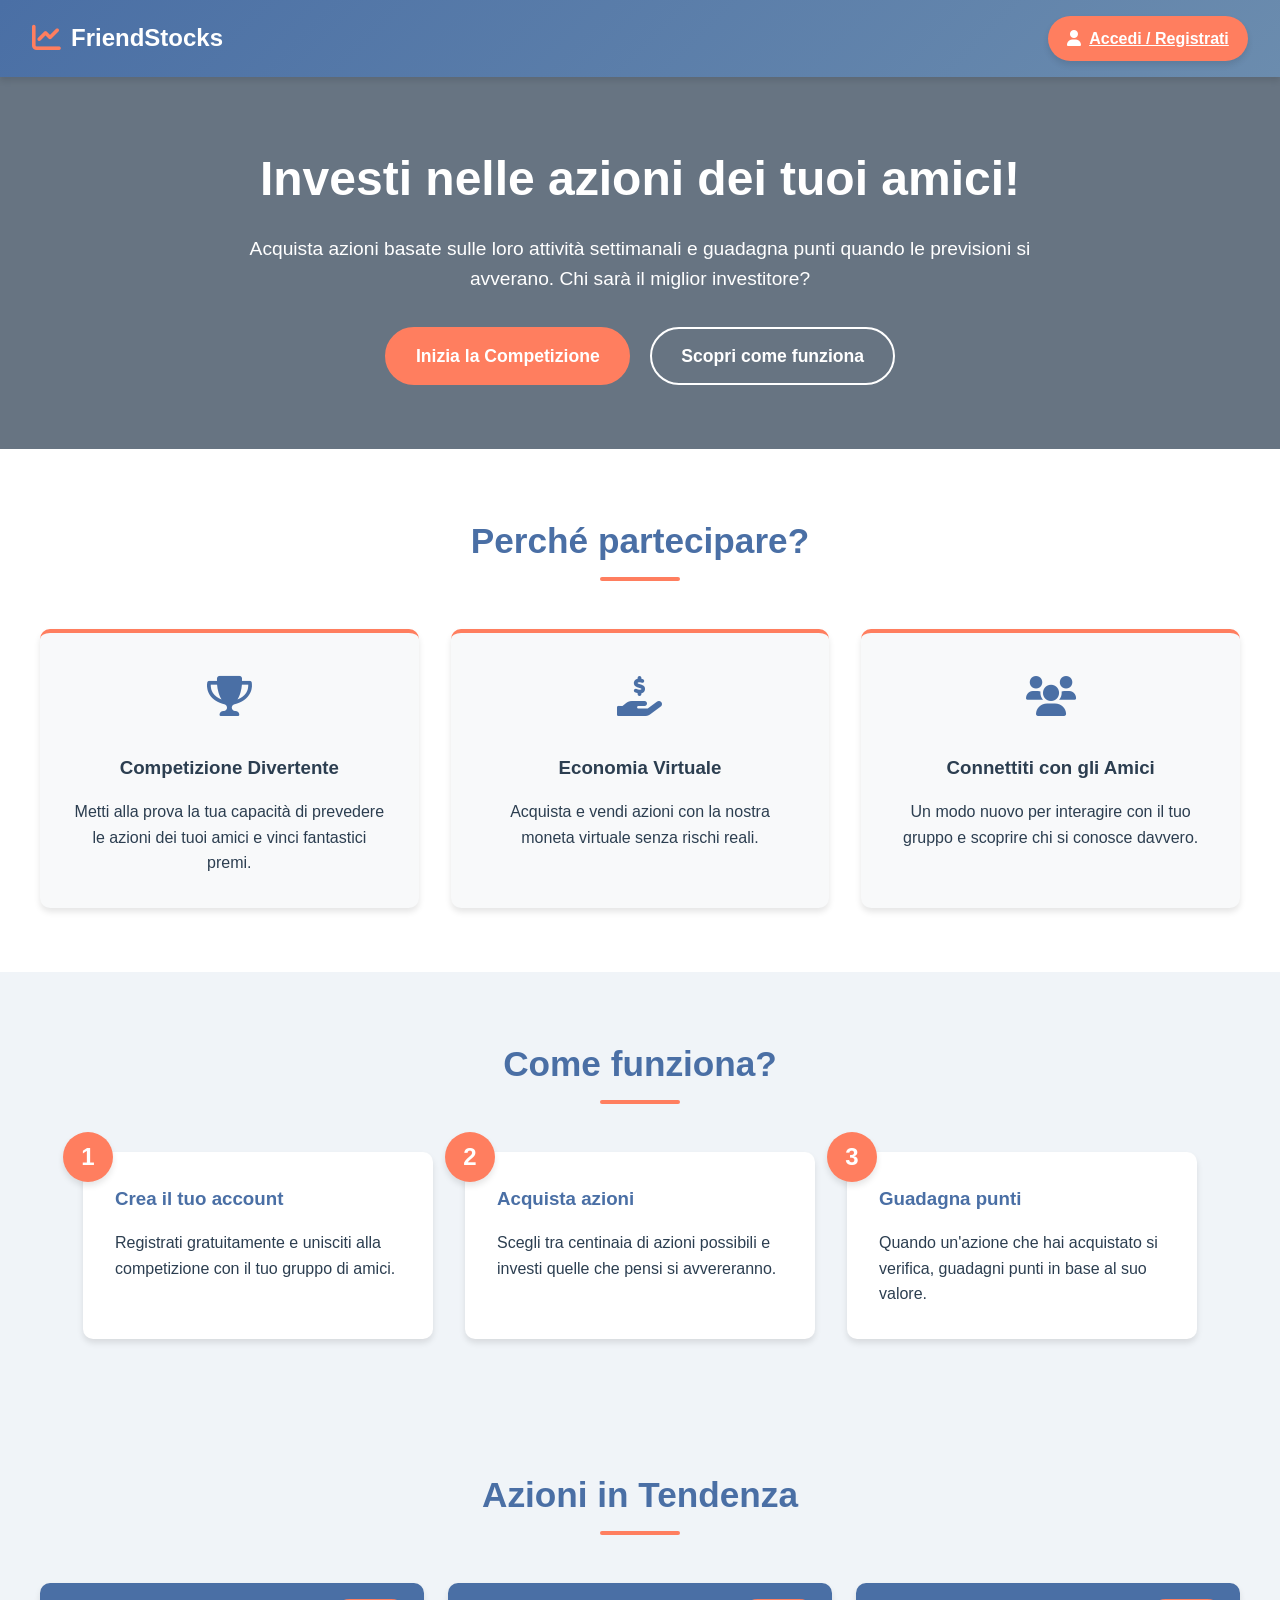
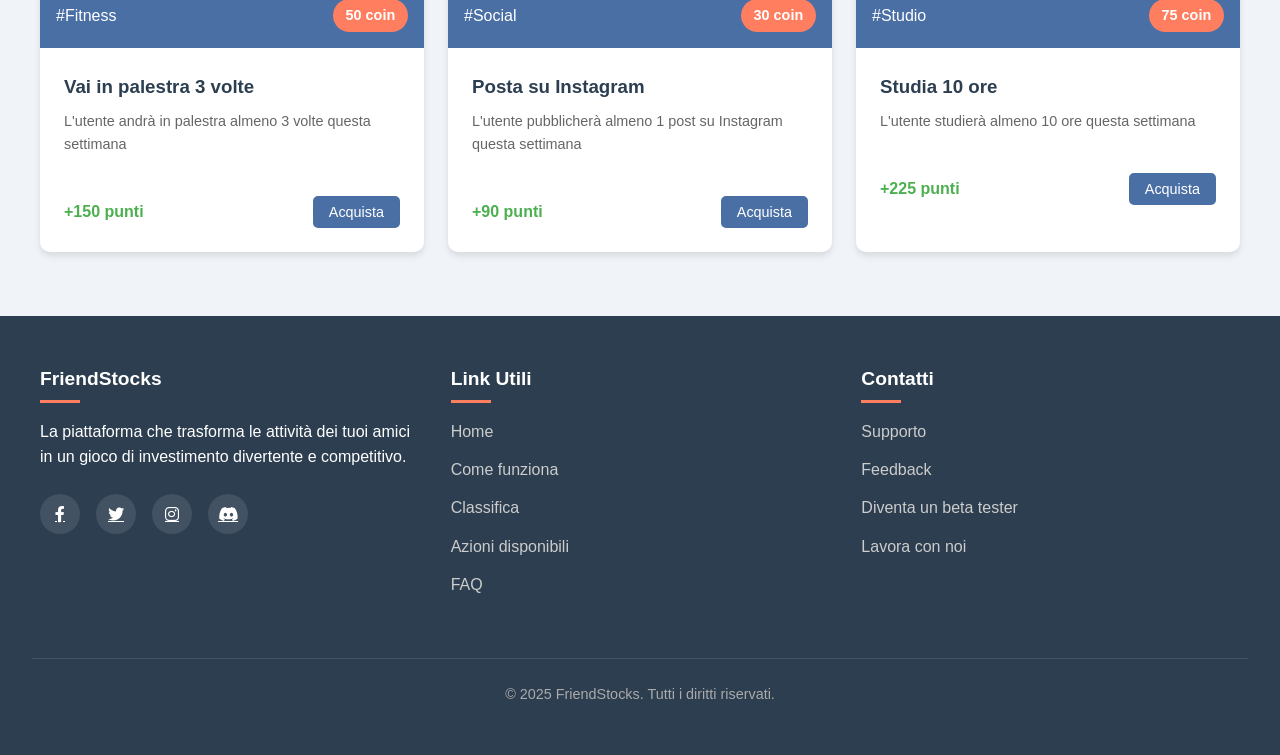
<file: index.html>
<!DOCTYPE html>
<html lang="it">
<head>
    <meta charset="UTF-8">
    <meta name="viewport" content="width=device-width, initial-scale=1.0">
    <title>FriendStocks - Competizione tra Amici</title>
    <!-- Link corretti con chiusura automatica -->
    <link rel="stylesheet" href="https://cdnjs.cloudflare.com/ajax/libs/font-awesome/6.0.0-beta3/css/all.min.css">
    <link rel="stylesheet" href="style.css">
</head>
<body>
    <header>
        <div class="logo">
            <i class="fas fa-chart-line"></i>
            <span>FriendStocks</span>
        </div>
        
        <a href="login.html"  class="auth-btn">
            <i class="fas fa-user"></i>
            <span>Accedi / Registrati</span>
        </a>
    </header>

    <section class="hero">
        <div class="hero-content">
            <h1>Investi nelle azioni dei tuoi amici!</h1>
            <p>Acquista azioni basate sulle loro attività settimanali e guadagna punti quando le previsioni si avverano. Chi sarà il miglior investitore?</p>
            <div class="cta-buttons">
                <a href="#" class="cta-btn primary-btn pulse">Inizia la Competizione</a>
                <a href="#" class="cta-btn secondary-btn">Scopri come funziona</a>
            </div>
        </div>
    </section>

    <section class="features">
        <h2 class="section-title">Perché partecipare?</h2>
        <div class="features-grid">
            <div class="feature-card">
                <div class="feature-icon">
                    <i class="fas fa-trophy"></i>
                </div>
                <h3>Competizione Divertente</h3>
                <p>Metti alla prova la tua capacità di prevedere le azioni dei tuoi amici e vinci fantastici premi.</p>
            </div>
            <div class="feature-card">
                <div class="feature-icon">
                    <i class="fas fa-hand-holding-usd"></i>
                </div>
                <h3>Economia Virtuale</h3>
                <p>Acquista e vendi azioni con la nostra moneta virtuale senza rischi reali.</p>
            </div>
            <div class="feature-card">
                <div class="feature-icon">
                    <i class="fas fa-users"></i>
                </div>
                <h3>Connettiti con gli Amici</h3>
                <p>Un modo nuovo per interagire con il tuo gruppo e scoprire chi si conosce davvero.</p>
            </div>
        </div>
    </section>

    <section class="how-it-works">
        <h2 class="section-title">Come funziona?</h2>
        <div class="steps">
            <div class="step">
                <h3>Crea il tuo account</h3>
                <p>Registrati gratuitamente e unisciti alla competizione con il tuo gruppo di amici.</p>
            </div>
            <div class="step">
                <h3>Acquista azioni</h3>
                <p>Scegli tra centinaia di azioni possibili e investi quelle che pensi si avvereranno.</p>
            </div>
            <div class="step">
                <h3>Guadagna punti</h3>
                <p>Quando un'azione che hai acquistato si verifica, guadagni punti in base al suo valore.</p>
            </div>
        </div>
    </section>

    

    <section class="trending-actions">
        <h2 class="section-title">Azioni in Tendenza</h2>
        <div class="actions-grid">
            <div class="action-card">
                <div class="action-header">
                    <span>#Fitness</span>
                    <span class="action-price">50 coin</span>
                </div>
                <div class="action-body">
                    <h3 class="action-title">Vai in palestra 3 volte</h3>
                    <p class="action-description">L'utente andrà in palestra almeno 3 volte questa settimana</p>
                </div>
                <div class="action-footer">
                    <span class="action-points">+150 punti</span>
                    <button class="buy-btn">Acquista</button>
                </div>
            </div>
            <div class="action-card">
                <div class="action-header">
                    <span>#Social</span>
                    <span class="action-price">30 coin</span>
                </div>
                <div class="action-body">
                    <h3 class="action-title">Posta su Instagram</h3>
                    <p class="action-description">L'utente pubblicherà almeno 1 post su Instagram questa settimana</p>
                </div>
                <div class="action-footer">
                    <span class="action-points">+90 punti</span>
                    <button class="buy-btn">Acquista</button>
                </div>
            </div>
            <div class="action-card">
                <div class="action-header">
                    <span>#Studio</span>
                    <span class="action-price">75 coin</span>
                </div>
                <div class="action-body">
                    <h3 class="action-title">Studia 10 ore</h3>
                    <p class="action-description">L'utente studierà almeno 10 ore questa settimana</p>
                </div>
                <div class="action-footer">
                    <span class="action-points">+225 punti</span>
                    <button class="buy-btn">Acquista</button>
                </div>
            </div>
        </div>
    </section>

    <footer>
        <div class="footer-content">
            <div class="footer-column">
                <h3>FriendStocks</h3>
                <p>La piattaforma che trasforma le attività dei tuoi amici in un gioco di investimento divertente e competitivo.</p>
                <div class="social-links">
                    <a href="#"><i class="fab fa-facebook-f"></i></a>
                    <a href="#"><i class="fab fa-twitter"></i></a>
                    <a href="#"><i class="fab fa-instagram"></i></a>
                    <a href="#"><i class="fab fa-discord"></i></a>
                </div>
            </div>
            <div class="footer-column">
                <h3>Link Utili</h3>
                <ul class="footer-links">
                    <li><a href="#">Home</a></li>
                    <li><a href="#">Come funziona</a></li>
                    <li><a href="#">Classifica</a></li>
                    <li><a href="#">Azioni disponibili</a></li>
                    <li><a href="#">FAQ</a></li>
                </ul>
            </div>
            <div class="footer-column">
                <h3>Contatti</h3>
                <ul class="footer-links">
                    <li><a href="#">Supporto</a></li>
                    <li><a href="#">Feedback</a></li>
                    <li><a href="#">Diventa un beta tester</a></li>
                    <li><a href="#">Lavora con noi</a></li>
                </ul>
            </div>
        </div>
        <div class="copyright">
            <p>&copy; 2025 FriendStocks. Tutti i diritti riservati.</p>
        </div>
    </footer>
</body>
</html>
</file>
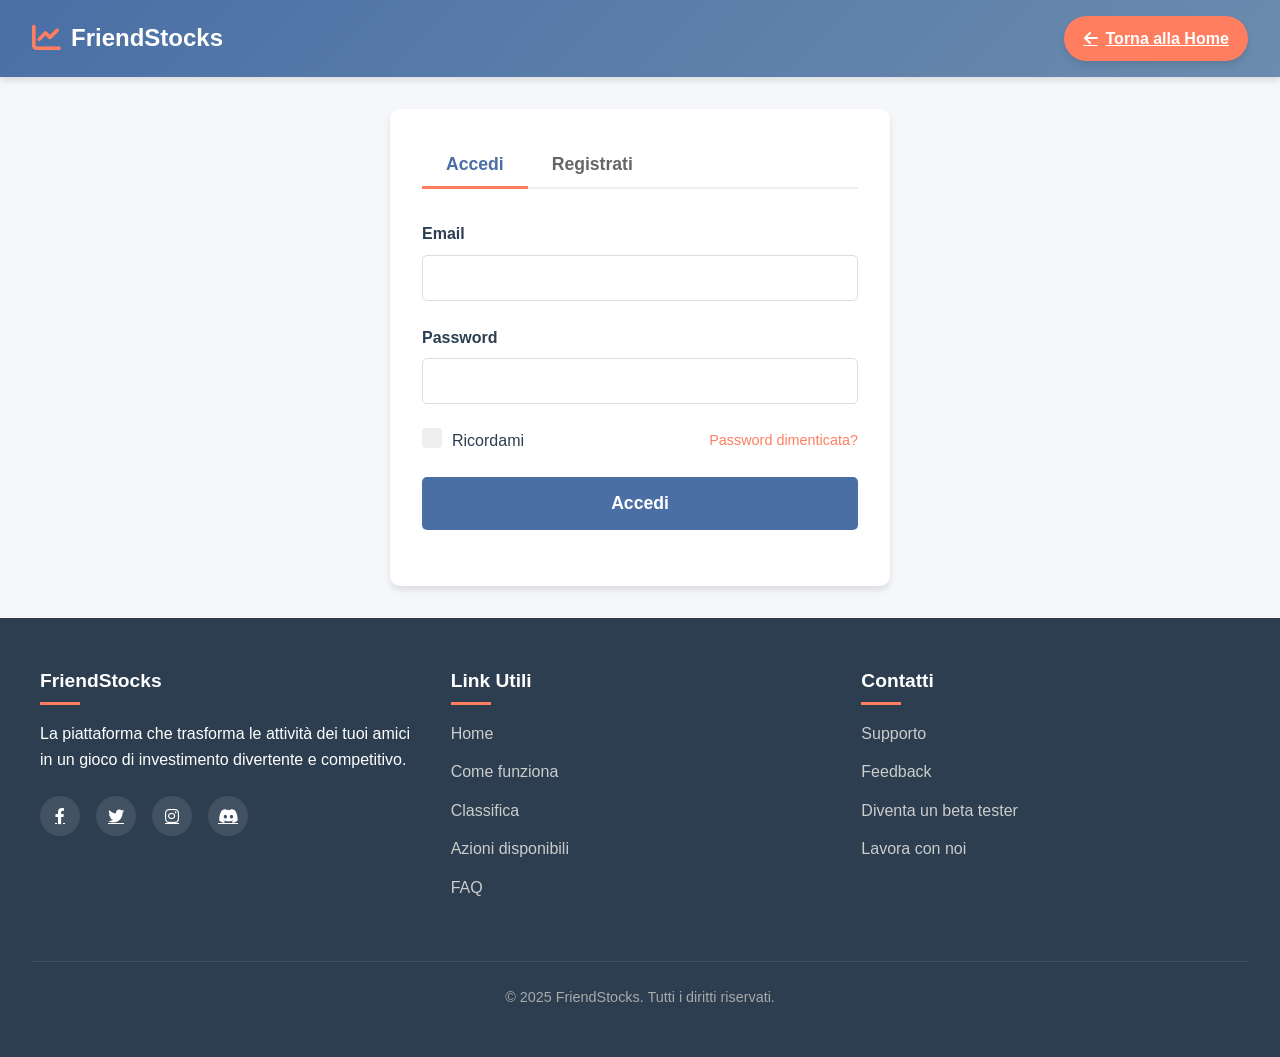
<file: login.html>
<!DOCTYPE html>
<html lang="it">
<head>
    <meta charset="UTF-8">
    <meta name="viewport" content="width=device-width, initial-scale=1.0">
    <title>FriendStocks - Accedi o Registrati</title>
    <link rel="stylesheet" href="https://cdnjs.cloudflare.com/ajax/libs/font-awesome/6.0.0-beta3/css/all.min.css">
    <link rel="stylesheet" href="style.css">
</head>
<body>
    <header>
        <div class="logo">
            <i class="fas fa-chart-line"></i>
            <span>FriendStocks</span>
        </div>
        <a href="index.html" class="auth-btn">
            <i class="fas fa-arrow-left"></i>
            <span>Torna alla Home</span>
        </a>
    </header>

    <main class="auth-container">
        <div class="auth-tabs">
            <button class="tab-btn active" data-tab="login">Accedi</button>
            <button class="tab-btn" data-tab="register">Registrati</button>
        </div>

        <!-- Form di Login -->
        <form id="loginForm" class="auth-form active">
            <div class="form-group">
                <label for="login-email">Email</label>
                <input type="email" id="email" required>
            </div>
            <div class="form-group">
                <label for="login-password">Password</label>
                <input type="password" id="password" required>
            </div>
            <div class="form-options">
                <label class="checkbox-container">
                    <input type="checkbox"> Ricordami
                    <span class="checkmark"></span>
                </label>
                <a href="#" class="forgot-password">Password dimenticata?</a>
            </div>
            <button type="submit" class="auth-submit-btn">Accedi</button>
        </form>

        <p id="errorMsg" style="color:red;"></p>

        <!-- Form di Registrazione -->
        <form id="register-form" class="auth-form">
            <!-- <div class="form-group">
                <label for="register-username">Username</label>
                <input type="text" id="register-username" required>
            </div> -->
            <div class="form-group">
                <label for="register-email">Email</label>
                <input type="email" id="register-email" required>
            </div>
            <div class="form-group">
                <label for="register-password">Password</label>
                <input type="password" id="register-password" required>
                <small class="password-hint">Minimo 8 caratteri, almeno 1 numero e 1 carattere speciale</small>
            </div>
            <div class="form-group">
                <label for="register-confirm-password">Conferma Password</label>
                <input type="password" id="register-confirm-password" required>
            </div>
            <!-- <div class="form-group">
                <label for="register-league">Seleziona Lega</label>
                <select id="register-league" required>
                    <option value="">-- Seleziona --</option>
                    <option value="league1">Lega Amici</option>
                    <option value="league2">Lega Colleghi</option>
                    <option value="league3">Lega Famiglia</option>
                    <option value="new">Crea nuova lega</option>
                </select>
            </div> -->
            <!-- <div class="form-group terms-group">
                <label class="checkbox-container">
                    <input type="checkbox" required> Accetto i <a href="#">Termini di servizio</a> e l'<a href="#">Informativa sulla privacy</a>
                    <span class="checkmark"></span>
                </label>
            </div> -->
            <button type="submit" class="auth-submit-btn">Registrati</button>
        </form>

        <!-- Accesso Admin -->
        <!-- <div class="admin-access">
            <button id="admin-toggle-btn" class="admin-toggle-btn">
                <i class="fas fa-user-shield"></i> Accesso Admin
            </button>
            <form id="admin-form" class="auth-form admin-form">
                <div class="form-group">
                    <label for="admin-email">Email Admin</label>
                    <input type="email" id="admin-email" required>
                </div>
                <div class="form-group">
                    <label for="admin-password">Password Admin</label>
                    <input type="password" id="admin-password" required>
                </div>
                <button type="submit" class="auth-submit-btn admin-btn">Accedi come Admin</button>
            </form>
        </div> -->
    </main>

    <footer>
        <div class="footer-content">
            <div class="footer-column">
                <h3>FriendStocks</h3>
                <p>La piattaforma che trasforma le attività dei tuoi amici in un gioco di investimento divertente e competitivo.</p>
                <div class="social-links">
                    <a href="#"><i class="fab fa-facebook-f"></i></a>
                    <a href="#"><i class="fab fa-twitter"></i></a>
                    <a href="#"><i class="fab fa-instagram"></i></a>
                    <a href="#"><i class="fab fa-discord"></i></a>
                </div>
            </div>
            <div class="footer-column">
                <h3>Link Utili</h3>
                <ul class="footer-links">
                    <li><a href="#">Home</a></li>
                    <li><a href="#">Come funziona</a></li>
                    <li><a href="#">Classifica</a></li>
                    <li><a href="#">Azioni disponibili</a></li>
                    <li><a href="#">FAQ</a></li>
                </ul>
            </div>
            <div class="footer-column">
                <h3>Contatti</h3>
                <ul class="footer-links">
                    <li><a href="#">Supporto</a></li>
                    <li><a href="#">Feedback</a></li>
                    <li><a href="#">Diventa un beta tester</a></li>
                    <li><a href="#">Lavora con noi</a></li>
                </ul>
            </div>
        </div>
        <div class="copyright">
            <p>&copy; 2025 FriendStocks. Tutti i diritti riservati.</p>
        </div>
    </footer>

    <script>
        // acesso
        document.getElementById('loginForm').addEventListener('submit', async (e) => {
            e.preventDefault();

            const email = document.getElementById('email').value;
            const password = document.getElementById('password').value;

            try {
                const response = await fetch('login.php', {
                    method: 'POST',
                    headers: {
                        'Content-Type': 'application/json',
                    },
                    body: JSON.stringify({ email, password }),
                });

                console.log("entrato");

                const result = await response.json();

                console.log("risposta");

                if (result.success) {
                    alert('Login riuscito!');
                    window.location.href = 'dashboard.php';
                } else {
                    document.getElementById('errorMsg').textContent = result.message;
                }
            } catch (error) {
                console.error('Errore:', error);
                document.getElementById('errorMsg').textContent = 'Errore di connessione.';
            }
        });

        // registrazione
        document.getElementById('register-form').addEventListener('submit', async (e) => {
        e.preventDefault();

        // const username = document.getElementById('register-username').value;
        const email = document.getElementById('register-email').value;
        const password = document.getElementById('register-password').value;
        const confirmPassword = document.getElementById('register-confirm-password').value;
        // const league = document.getElementById('register-league').value;

        if (password !== confirmPassword) {
            alert("Le password non coincidono.");
            return;
        }

        try {
            const response = await fetch('register.php', {
                method: 'POST',
                headers: {
                    'Content-Type': 'application/json',
                },
                body: JSON.stringify({ email, password }),
            });

            const result = await response.json();

            if (result.success) {
                alert("Registrazione completata con successo! Ora puoi accedere.");
                // Passa automaticamente al tab login se vuoi:
                // document.querySelector('[data-tab="login"]').click();
            } else {
                alert("Errore: " + result.message);
            }
        } catch (error) {
            console.error('Errore:', error);
            alert('Errore di connessione al server.');
            }
        });

        // Gestione tab login/registrazione
        const tabBtns = document.querySelectorAll('.tab-btn');
        const authForms = document.querySelectorAll('.auth-form');
        
        tabBtns.forEach(btn => {
            btn.addEventListener('click', () => {
                const tabId = btn.getAttribute('data-tab');
                
                // Rimuovi active da tutti
                tabBtns.forEach(b => b.classList.remove('active'));
                authForms.forEach(form => form.classList.remove('active'));
                
                // Aggiungi active al selezionato
                btn.classList.add('active');
                document.getElementById(`${tabId}-form`).classList.add('active');
            });
        });
    </script>
</body>
</html>
</file>
<file: style.css>
:root {
    --primary-color: #4a6fa5;
    --secondary-color: #6b8cae;
    --accent-color: #ff7e5f;
    --dark-color: #2c3e50;
    --light-color: #f8f9fa;
    --success-color: #4caf50;
    --shadow: 0 4px 6px rgba(0, 0, 0, 0.1);
    --transition: all 0.3s ease;
}

* {
    margin: 0;
    padding: 0;
    box-sizing: border-box;
    font-family: 'Segoe UI', Tahoma, Geneva, Verdana, sans-serif;
}

body {
    background-color: #f5f7fa;
    color: var(--dark-color);
    line-height: 1.6;
}

/* Header Styles */
header {
    background: linear-gradient(135deg, var(--primary-color), var(--secondary-color));
    color: white;
    padding: 1rem 2rem;
    box-shadow: var(--shadow);
    position: relative;
    z-index: 100;
    display: flex;
    justify-content: space-between;
    align-items: center;
}

.logo {
    display: flex;
    align-items: center;
    gap: 10px;
    font-size: 1.5rem;
    font-weight: 700;
    animation: fadeIn 1s ease;
}

.logo i {
    color: var(--accent-color);
    font-size: 1.8rem;
}

.auth-btn {
    background-color: var(--accent-color);
    color: white;
    border: none;
    padding: 0.6rem 1.2rem;
    border-radius: 50px;
    font-weight: 600;
    cursor: pointer;
    transition: var(--transition);
    display: flex;
    align-items: center;
    gap: 8px;
    box-shadow: var(--shadow);
}

.auth-btn:hover {
    transform: translateY(-2px);
    box-shadow: 0 6px 12px rgba(0, 0, 0, 0.15);
    background-color: #ff6a45;
}

/* Hero Section */
.hero {
    text-align: center;
    padding: 4rem 2rem;
    background: url('https://images.unsplash.com/photo-1516321318423-f06f85e504b3?ixlib=rb-1.2.1&auto=format&fit=crop&w=1350&q=80') no-repeat center center/cover;
    position: relative;
    color: white;
}

.hero::before {
    content: '';
    position: absolute;
    top: 0;
    left: 0;
    width: 100%;
    height: 100%;
    background: rgba(44, 62, 80, 0.7);
}

.hero-content {
    position: relative;
    z-index: 2;
    max-width: 800px;
    margin: 0 auto;
}

.hero h1 {
    font-size: 3rem;
    margin-bottom: 1rem;
    animation: slideUp 1s ease;
}

.hero p {
    font-size: 1.2rem;
    margin-bottom: 2rem;
    animation: slideUp 1.2s ease;
}

.cta-buttons {
    display: flex;
    justify-content: center;
    gap: 20px;
    margin-top: 2rem;
    animation: fadeIn 1.5s ease;
}

.cta-btn {
    padding: 0.8rem 1.8rem;
    border-radius: 50px;
    font-weight: 600;
    cursor: pointer;
    transition: var(--transition);
    text-decoration: none;
    font-size: 1.1rem;
}

.primary-btn {
    background-color: var(--accent-color);
    color: white;
    border: 2px solid var(--accent-color);
}

.secondary-btn {
    background-color: transparent;
    color: white;
    border: 2px solid white;
}

.cta-btn:hover {
    transform: translateY(-3px);
    box-shadow: 0 8px 15px rgba(0, 0, 0, 0.2);
}

/* Features Section */
.features {
    padding: 4rem 2rem;
    background-color: white;
}

.section-title {
    text-align: center;
    margin-bottom: 3rem;
    font-size: 2.2rem;
    color: var(--primary-color);
    position: relative;
}

.section-title::after {
    content: '';
    display: block;
    width: 80px;
    height: 4px;
    background-color: var(--accent-color);
    margin: 0.5rem auto;
    border-radius: 2px;
}

.features-grid {
    display: grid;
    grid-template-columns: repeat(auto-fit, minmax(300px, 1fr));
    gap: 2rem;
    max-width: 1200px;
    margin: 0 auto;
}

.feature-card {
    background-color: var(--light-color);
    border-radius: 10px;
    padding: 2rem;
    text-align: center;
    transition: var(--transition);
    box-shadow: var(--shadow);
    border-top: 4px solid var(--accent-color);
}

.feature-card:hover {
    transform: translateY(-10px);
    box-shadow: 0 15px 30px rgba(0, 0, 0, 0.1);
}

.feature-icon {
    font-size: 2.5rem;
    color: var(--primary-color);
    margin-bottom: 1.5rem;
}

.feature-card h3 {
    margin-bottom: 1rem;
    color: var(--dark-color);
}

/* How It Works Section */
.how-it-works {
    padding: 4rem 2rem;
    background-color: #f0f4f8;
}

.steps {
    display: flex;
    flex-wrap: wrap;
    justify-content: center;
    gap: 2rem;
    max-width: 1200px;
    margin: 0 auto;
}

.step {
    flex: 1;
    min-width: 250px;
    max-width: 350px;
    background-color: white;
    padding: 2rem;
    border-radius: 10px;
    box-shadow: var(--shadow);
    position: relative;
    transition: var(--transition);
    counter-increment: step-counter;
}

.step::before {
    content: counter(step-counter);
    position: absolute;
    top: -20px;
    left: -20px;
    width: 50px;
    height: 50px;
    background-color: var(--accent-color);
    color: white;
    border-radius: 50%;
    display: flex;
    align-items: center;
    justify-content: center;
    font-size: 1.5rem;
    font-weight: bold;
    box-shadow: var(--shadow);
}

.step:hover {
    transform: scale(1.05);
}

.step h3 {
    margin-bottom: 1rem;
    color: var(--primary-color);
}

/* Leaderboard Preview */
.leaderboard-preview {
    padding: 4rem 2rem;
    background-color: white;
}

.leaderboard-container {
    max-width: 800px;
    margin: 0 auto;
    background-color: var(--light-color);
    border-radius: 10px;
    padding: 2rem;
    box-shadow: var(--shadow);
}

.leaderboard-header {
    display: flex;
    justify-content: space-between;
    align-items: center;
    margin-bottom: 1.5rem;
    padding-bottom: 1rem;
    border-bottom: 2px solid var(--secondary-color);
}

.leaderboard-title {
    font-size: 1.5rem;
    color: var(--primary-color);
}

.view-all {
    color: var(--accent-color);
    text-decoration: none;
    font-weight: 600;
    transition: var(--transition);
}

.view-all:hover {
    text-decoration: underline;
}

.leaderboard-list {
    list-style: none;
}

.leaderboard-item {
    display: flex;
    justify-content: space-between;
    align-items: center;
    padding: 1rem;
    border-radius: 5px;
    transition: var(--transition);
    animation: fadeIn 0.5s ease;
}

.leaderboard-item:nth-child(even) {
    background-color: rgba(106, 140, 174, 0.1);
}

.leaderboard-item:hover {
    background-color: rgba(255, 126, 95, 0.1);
    transform: translateX(5px);
}

.player-info {
    display: flex;
    align-items: center;
    gap: 15px;
}

.player-rank {
    font-weight: bold;
    color: var(--primary-color);
    width: 30px;
    text-align: center;
}

.player-avatar {
    width: 40px;
    height: 40px;
    border-radius: 50%;
    background-color: var(--secondary-color);
    display: flex;
    align-items: center;
    justify-content: center;
    color: white;
    font-weight: bold;
}

.player-score {
    font-weight: bold;
    color: var(--success-color);
}

/* Trending Actions */
.trending-actions {
    padding: 4rem 2rem;
    background-color: #f0f4f8;
}

.actions-grid {
    display: grid;
    grid-template-columns: repeat(auto-fit, minmax(250px, 1fr));
    gap: 1.5rem;
    max-width: 1200px;
    margin: 0 auto;
}

.action-card {
    background-color: white;
    border-radius: 10px;
    overflow: hidden;
    box-shadow: var(--shadow);
    transition: var(--transition);
}

.action-card:hover {
    transform: translateY(-5px);
    box-shadow: 0 10px 20px rgba(0, 0, 0, 0.1);
}

.action-header {
    background-color: var(--primary-color);
    color: white;
    padding: 1rem;
    display: flex;
    justify-content: space-between;
    align-items: center;
}

.action-price {
    background-color: var(--accent-color);
    color: white;
    padding: 0.3rem 0.8rem;
    border-radius: 50px;
    font-weight: bold;
    font-size: 0.9rem;
}

.action-body {
    padding: 1.5rem;
}

.action-title {
    margin-bottom: 0.5rem;
    color: var(--dark-color);
}

.action-description {
    color: #666;
    margin-bottom: 1rem;
    font-size: 0.9rem;
}

.action-footer {
    display: flex;
    justify-content: space-between;
    align-items: center;
    padding: 0 1.5rem 1.5rem;
}

.action-points {
    font-weight: bold;
    color: var(--success-color);
}

.buy-btn {
    background-color: var(--primary-color);
    color: white;
    border: none;
    padding: 0.5rem 1rem;
    border-radius: 5px;
    cursor: pointer;
    transition: var(--transition);
    font-size: 0.9rem;
}

.buy-btn:hover {
    background-color: #3a5a8f;
}

/* Footer */
footer {
    background-color: var(--dark-color);
    color: white;
    padding: 3rem 2rem;
    text-align: center;
}

.footer-content {
    max-width: 1200px;
    margin: 0 auto;
    display: grid;
    grid-template-columns: repeat(auto-fit, minmax(250px, 1fr));
    gap: 2rem;
    text-align: left;
}

.footer-column h3 {
    margin-bottom: 1.5rem;
    font-size: 1.2rem;
    position: relative;
    display: inline-block;
}

.footer-column h3::after {
    content: '';
    position: absolute;
    bottom: -8px;
    left: 0;
    width: 40px;
    height: 3px;
    background-color: var(--accent-color);
}

.footer-links {
    list-style: none;
}

.footer-links li {
    margin-bottom: 0.8rem;
}

.footer-links a {
    color: #ccc;
    text-decoration: none;
    transition: var(--transition);
}

.footer-links a:hover {
    color: white;
    padding-left: 5px;
}

.social-links {
    display: flex;
    gap: 1rem;
    margin-top: 1.5rem;
}

.social-links a {
    color: white;
    background-color: rgba(255, 255, 255, 0.1);
    width: 40px;
    height: 40px;
    border-radius: 50%;
    display: flex;
    align-items: center;
    justify-content: center;
    transition: var(--transition);
}

.social-links a:hover {
    background-color: var(--accent-color);
    transform: translateY(-3px);
}

.copyright {
    margin-top: 3rem;
    padding-top: 1.5rem;
    border-top: 1px solid rgba(255, 255, 255, 0.1);
    font-size: 0.9rem;
    color: #aaa;
}

/* Animations */
@keyframes fadeIn {
    from {
        opacity: 0;
    }

    to {
        opacity: 1;
    }
}

@keyframes slideUp {
    from {
        opacity: 0;
        transform: translateY(20px);
    }

    to {
        opacity: 1;
        transform: translateY(0);
    }
}

@keyframes pulse {
    0% {
        transform: scale(1);
    }

    50% {
        transform: scale(1.05);
    }

    100% {
        transform: scale(1);
    }
}

.pulse {
    animation: pulse 2s infinite;
}

/* Responsive Adjustments */
@media (max-width: 768px) {
    .hero h1 {
        font-size: 2.2rem;
    }

    .cta-buttons {
        flex-direction: column;
        gap: 15px;
    }

    .step {
        min-width: 100%;
    }
}

/* Stili specifici per la pagina di autenticazione */
.auth-container {
    max-width: 500px;
    margin: 2rem auto;
    padding: 2rem;
    background-color: white;
    border-radius: 10px;
    box-shadow: var(--shadow);
    animation: fadeIn 0.5s ease;
}

.auth-tabs {
    display: flex;
    margin-bottom: 2rem;
    border-bottom: 2px solid #eee;
}

.tab-btn {
    padding: 0.8rem 1.5rem;
    background: none;
    border: none;
    font-size: 1.1rem;
    font-weight: 600;
    color: #666;
    cursor: pointer;
    position: relative;
    transition: var(--transition);
}

.tab-btn.active {
    color: var(--primary-color);
}

.tab-btn.active::after {
    content: '';
    position: absolute;
    bottom: -2px;
    left: 0;
    width: 100%;
    height: 3px;
    background-color: var(--accent-color);
}

.auth-form {
    display: none;
    animation: fadeIn 0.5s ease;
}

.auth-form.active {
    display: block;
}

.form-group {
    margin-bottom: 1.5rem;
}

.form-group label {
    display: block;
    margin-bottom: 0.5rem;
    font-weight: 600;
    color: var(--dark-color);
}

.form-group input,
.form-group select {
    width: 100%;
    padding: 0.8rem;
    border: 1px solid #ddd;
    border-radius: 5px;
    font-size: 1rem;
    transition: var(--transition);
}

.form-group input:focus,
.form-group select:focus {
    border-color: var(--primary-color);
    outline: none;
    box-shadow: 0 0 0 3px rgba(74, 111, 165, 0.2);
}

.password-hint {
    display: block;
    margin-top: 0.3rem;
    color: #666;
    font-size: 0.8rem;
}

.form-options {
    display: flex;
    justify-content: space-between;
    align-items: center;
    margin-bottom: 1.5rem;
}

.checkbox-container {
    display: flex;
    align-items: center;
    position: relative;
    padding-left: 30px;
    cursor: pointer;
    user-select: none;
}

.checkbox-container input {
    position: absolute;
    opacity: 0;
    cursor: pointer;
    height: 0;
    width: 0;
}

.checkmark {
    position: absolute;
    top: 0;
    left: 0;
    height: 20px;
    width: 20px;
    background-color: #eee;
    border-radius: 4px;
    transition: var(--transition);
}

.checkbox-container:hover input ~ .checkmark {
    background-color: #ddd;
}

.checkbox-container input:checked ~ .checkmark {
    background-color: var(--primary-color);
}

.checkmark::after {
    content: "";
    position: absolute;
    display: none;
    left: 7px;
    top: 3px;
    width: 5px;
    height: 10px;
    border: solid white;
    border-width: 0 2px 2px 0;
    transform: rotate(45deg);
}

.checkbox-container input:checked ~ .checkmark::after {
    display: block;
}

.forgot-password {
    color: var(--accent-color);
    text-decoration: none;
    font-size: 0.9rem;
    transition: var(--transition);
}

.forgot-password:hover {
    text-decoration: underline;
}

.auth-submit-btn {
    width: 100%;
    padding: 1rem;
    background-color: var(--primary-color);
    color: white;
    border: none;
    border-radius: 5px;
    font-size: 1.1rem;
    font-weight: 600;
    cursor: pointer;
    transition: var(--transition);
    margin-bottom: 1.5rem;
}

.auth-submit-btn:hover {
    background-color: #3a5a8f;
    transform: translateY(-2px);
    box-shadow: 0 5px 15px rgba(0, 0, 0, 0.1);
}

.auth-divider {
    display: flex;
    align-items: center;
    margin: 1.5rem 0;
    color: #666;
}

.auth-divider::before,
.auth-divider::after {
    content: "";
    flex: 1;
    border-bottom: 1px solid #ddd;
}

.auth-divider::before {
    margin-right: 1rem;
}

.auth-divider::after {
    margin-left: 1rem;
}

.social-auth-btn {
    width: 100%;
    padding: 0.8rem;
    border: none;
    border-radius: 5px;
    font-size: 1rem;
    font-weight: 600;
    cursor: pointer;
    transition: var(--transition);
    margin-bottom: 1rem;
    display: flex;
    align-items: center;
    justify-content: center;
    gap: 10px;
}

.social-auth-btn i {
    font-size: 1.2rem;
}

.google-btn {
    background-color: #fff;
    color: #757575;
    border: 1px solid #ddd;
}

.google-btn:hover {
    background-color: #f5f5f5;
}

.facebook-btn {
    background-color: #3b5998;
    color: white;
}

.facebook-btn:hover {
    background-color: #344e86;
}

.terms-group {
    margin: 2rem 0;
}

.terms-group a {
    color: var(--accent-color);
    text-decoration: none;
}

.terms-group a:hover {
    text-decoration: underline;
}

.admin-access {
    margin-top: 3rem;
    text-align: center;
}

.admin-toggle-btn {
    background: none;
    border: none;
    color: var(--primary-color);
    cursor: pointer;
    font-size: 0.9rem;
    transition: var(--transition);
    display: inline-flex;
    align-items: center;
    gap: 8px;
}

.admin-toggle-btn:hover {
    color: var(--accent-color);
    text-decoration: underline;
}

.admin-form {
    margin-top: 1.5rem;
    padding-top: 1.5rem;
    border-top: 1px solid #eee;
}

.admin-btn {
    background-color: var(--dark-color);
}

.admin-btn:hover {
    background-color: #1a252f;
}

/* Responsive */
@media (max-width: 600px) {
    .auth-container {
        margin: 1rem;
        padding: 1.5rem;
    }
    
    .tab-btn {
        padding: 0.6rem 1rem;
        font-size: 1rem;
    }
}

.error-message {
    color: #d32f2f;
    background-color: #fde0e0;
    padding: 1rem;
    border-radius: 5px;
    margin-bottom: 1.5rem;
    border-left: 4px solid #d32f2f;
    animation: shake 0.5s ease;
}

@keyframes shake {
    0%, 100% { transform: translateX(0); }
    20%, 60% { transform: translateX(-5px); }
    40%, 80% { transform: translateX(5px); }
}

.input-error {
    border-color: #d32f2f !important;
    background-color: #fff5f5;
}

.input-error:focus {
    box-shadow: 0 0 0 3px rgba(211, 47, 47, 0.2) !important;
}
</file>
